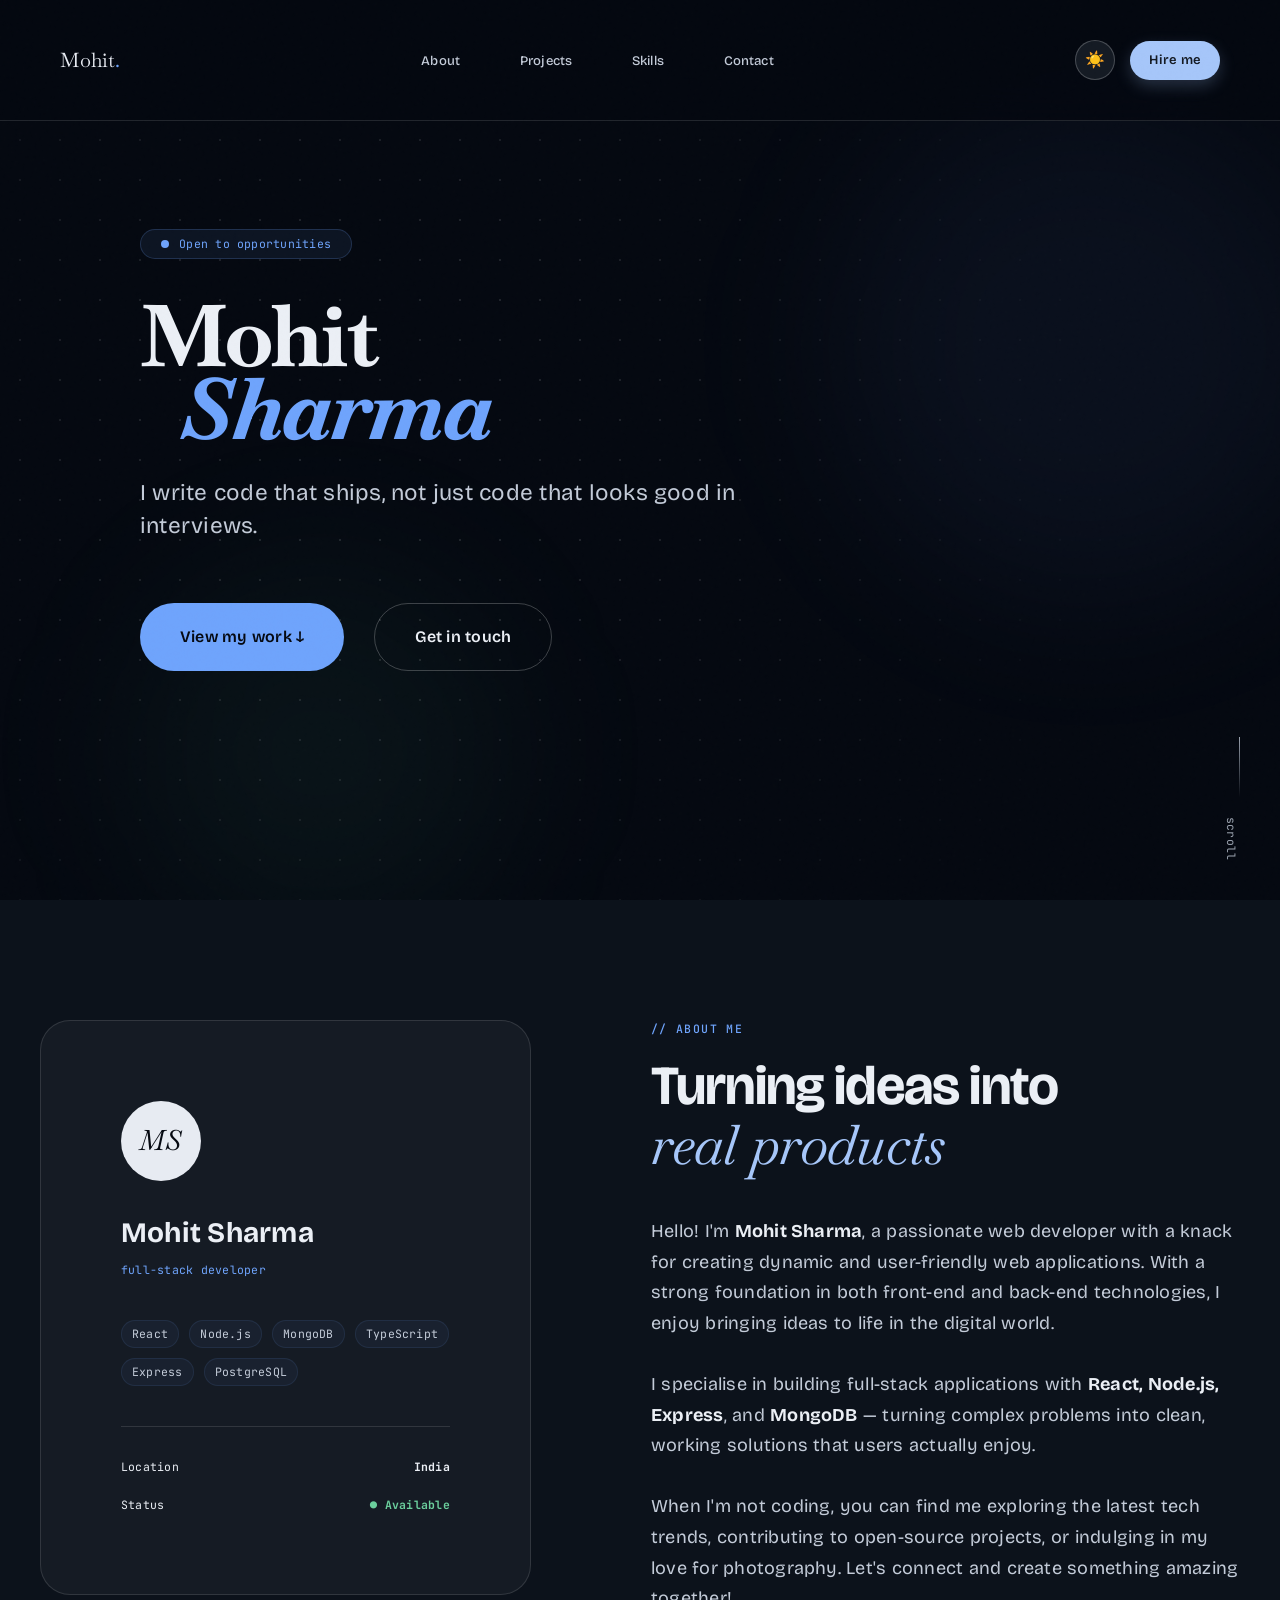
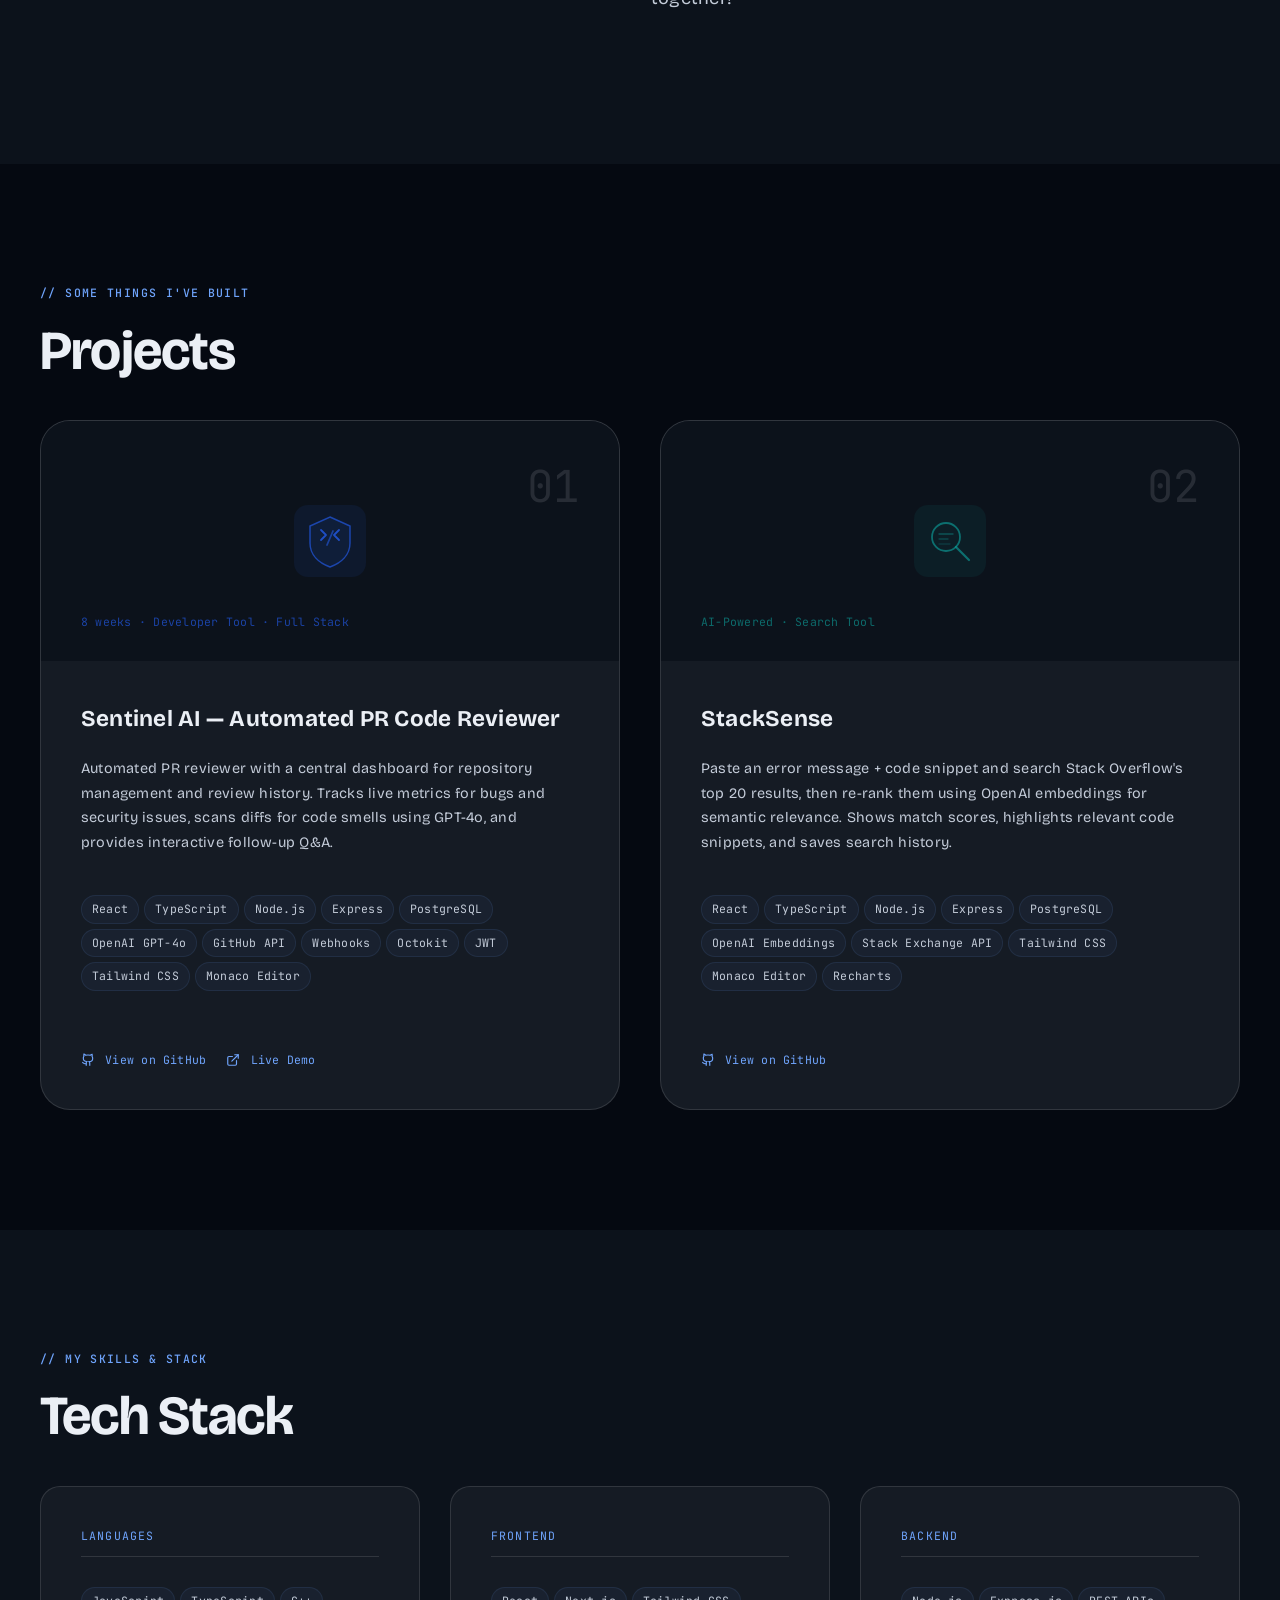
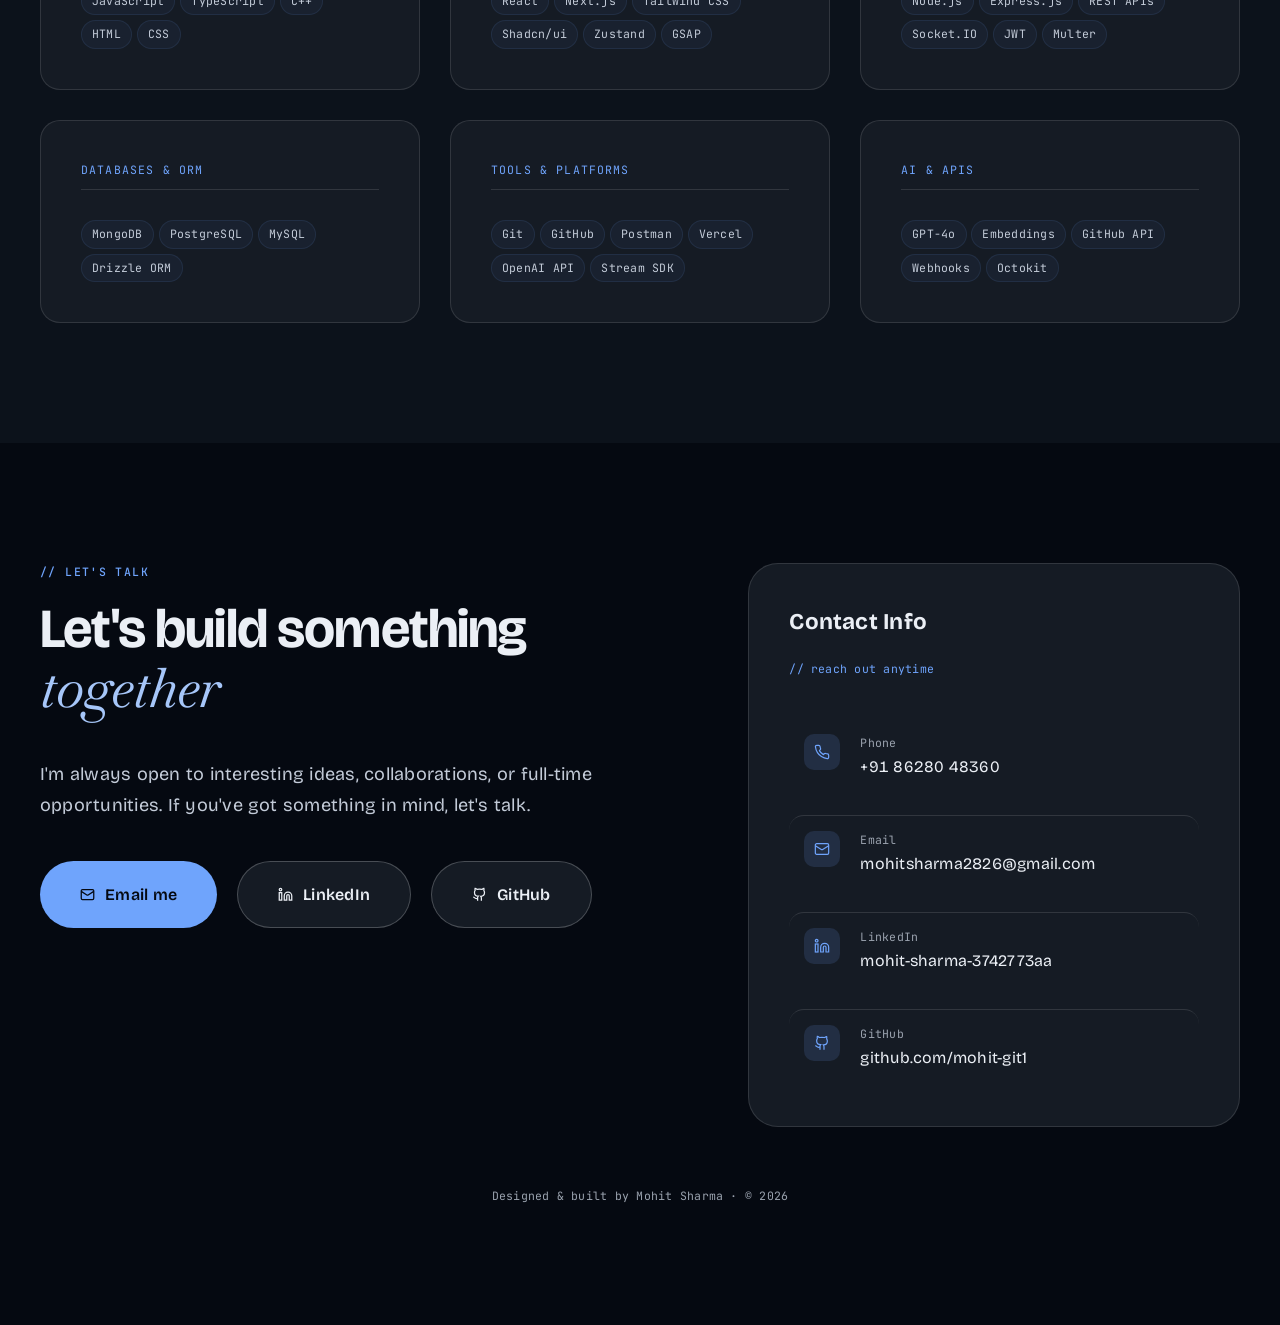
<file: index.html>
<!DOCTYPE html>
<html lang="en">
<head>
  <meta charset="UTF-8" />
  <meta name="viewport" content="width=device-width, initial-scale=1.0" />
  <meta name="description" content="Mohit Sharma — Full-Stack Developer building real products." />
  <title>Mohit Sharma — Full-Stack Developer</title>
  <link rel="preconnect" href="https://fonts.googleapis.com" />
  <link rel="preconnect" href="https://fonts.gstatic.com" crossorigin />
  <link href="https://fonts.googleapis.com/css2?family=Baskervville:ital@0;1&family=Bricolage+Grotesque:opsz,wght@12..96,200..800&family=JetBrains+Mono:wght@300;400;500&display=swap" rel="stylesheet" />
  <link rel="stylesheet" href="css/design-system.css" />
  <link rel="stylesheet" href="css/base.css" />
  <link rel="stylesheet" href="css/navbar.css" />
  <link rel="stylesheet" href="css/hero.css" />
  <link rel="stylesheet" href="css/about.css" />
  <link rel="stylesheet" href="css/projects.css" />
  <link rel="stylesheet" href="css/skills.css" />
  <link rel="stylesheet" href="css/contact.css" />
  <link rel="stylesheet" href="css/animations.css" />
  <link rel="stylesheet" href="css/responsive.css" />
  <link rel="stylesheet" href="css/cursor.css" />
  <script src="js/utils.js" defer></script>
  <script src="js/navbar.js" defer></script>
  <script src="js/heroAnimation.js" defer></script>
  <script src="js/scrollAnimations.js" defer></script>
  <script src="js/magnetic.js" defer></script>
  <script src="js/cursor.js" defer></script>
</head>
<body>

  <!-- ── NAV ── -->
  <nav>
    <a href="#home" class="nav-logo">Mohit<span>.</span></a>
    <ul class="nav-links">
      <li><a href="#about">About</a></li>
      <li><a href="#projects">Projects</a></li>
      <li><a href="#skills">Skills</a></li>
      <li><a href="#contact">Contact</a></li>
    </ul>
    <div class="nav-actions">
      <button type="button" class="theme-toggle" aria-label="Switch to dark mode" aria-pressed="false">
        <span class="theme-toggle-icon" aria-hidden="true">🌙</span>
      </button>
      <a href="mailto:mohitsharma2826@gmail.com" class="nav-cta">Hire me</a>
    </div>
  </nav>

  <!-- ── HERO ── -->
  <section id="home">
    <div class="hero-dots"></div>
    <div class="hero-blob1"></div>
    <div class="hero-blob2"></div>

    <div class="hero-content">
      <div class="hero-badge">
        <span class="hero-badge-dot"></span>
        Open to opportunities
      </div>
      <h1 class="hero-name">Mohit<br /><em>Sharma</em></h1>
      <p class="hero-tagline">
      I write code that ships, not just code that looks good in interviews.
      </p>
      <div class="hero-actions">
        <a href="#projects" class="btn btn-primary">View my work ↓</a>
        <a href="#contact" class="btn btn-outline">Get in touch</a>
      </div>
    </div>

    <div class="scroll-cue">
      <div class="scroll-cue-bar"></div>
      <span>scroll</span>
    </div>
  </section>

  <!-- ── ABOUT ── -->
  <section id="about">
    <div class="container">
      <div class="about-wrap">
        <div class="about-card fade-up">
          <div class="about-monogram">MS</div>
          <div class="about-card-name">Mohit Sharma</div>
          <div class="about-card-role">full-stack developer</div>
          <div class="about-pills">
            <span class="pill pill-blue">React</span>
            <span class="pill pill-navy">Node.js</span>
            <span class="pill pill-teal">MongoDB</span>
            <span class="pill pill-blue">TypeScript</span>
            <span class="pill pill-navy">Express</span>
            <span class="pill pill-teal">PostgreSQL</span>
          </div>
          <div class="about-divider"></div>
          <div class="about-stat">
            <span>Location</span>
            <strong>India</strong>
          </div>
          <div class="about-stat" style="margin-top: var(--space-s);">
            <span>Status</span>
            <strong style="color: var(--secondary);">● Available</strong>
          </div>
        </div>

        <div class="about-text fade-up">
          <div class="label">// about me</div>
          <h2 class="heading">Turning ideas into<br /><em>real products</em></h2>
          <p>
            Hello! I'm <strong>Mohit Sharma</strong>, a passionate web developer with a knack for
            creating dynamic and user-friendly web applications. With a strong foundation in both
            front-end and back-end technologies, I enjoy bringing ideas to life in the digital world.
          </p>
          <p>
            I specialise in building full-stack applications with <strong>React, Node.js, Express</strong>,
            and <strong>MongoDB</strong> — turning complex problems into clean, working solutions
            that users actually enjoy.
          </p>
          <p>
            When I'm not coding, you can find me exploring the latest tech trends, contributing to
            open-source projects, or indulging in my love for photography. Let's connect and create
            something amazing together!
          </p>
        </div>
      </div>
    </div>
  </section>

  <!-- ── PROJECTS ── -->
  <section id="projects">
    <div class="container">
      <div class="label fade-up">// some things i've built</div>
      <h2 class="heading fade-up">Projects</h2>

      <div class="proj-grid">

        <!-- Sentinel AI: PR Reviewer -->
        <div class="proj-card fade-up">
          <div class="proj-thumb">
            <span class="proj-thumb-num tabular-nums">01</span>
            <svg width="72" height="72" fill="none" viewBox="0 0 72 72">
              <rect width="72" height="72" rx="14" fill="rgba(37,99,255,0.08)"/>
              <path d="M36 12 L56 21 L56 38 C56 50 47 58 36 62 C25 58 16 50 16 38 L16 21 Z"
                stroke="rgba(37,99,255,0.6)" stroke-width="1.5" fill="rgba(37,99,255,0.06)"/>
              <path d="M27 35 l5-5 l-5-5" stroke="rgba(37,99,255,0.7)" stroke-width="1.8" stroke-linecap="round" stroke-linejoin="round"/>
              <path d="M45 35 l-5-5 l5-5" stroke="rgba(37,99,255,0.7)" stroke-width="1.8" stroke-linecap="round" stroke-linejoin="round"/>
              <line x1="33" y1="40" x2="39" y2="26" stroke="rgba(37,99,255,0.5)" stroke-width="1.8" stroke-linecap="round"/>
            </svg>
            <span class="proj-thumb-tag" style="color:rgba(37,99,255,0.6);">8 weeks · Developer Tool · Full Stack</span>
          </div>
          <div class="proj-body">
            <div class="proj-title">Sentinel AI — Automated PR Code Reviewer</div>
            <div class="proj-desc">Automated PR reviewer with a central dashboard for repository management and review history. Tracks live metrics for bugs and security issues, scans diffs for code smells using GPT-4o, and provides interactive follow-up Q&A.</div>
            <div class="proj-chips">
              <span class="chip">React</span><span class="chip">TypeScript</span>
              <span class="chip">Node.js</span><span class="chip">Express</span>
              <span class="chip">PostgreSQL</span><span class="chip">OpenAI GPT-4o</span>
              <span class="chip">GitHub API</span><span class="chip">Webhooks</span>
              <span class="chip">Octokit</span><span class="chip">JWT</span>
              <span class="chip">Tailwind CSS</span><span class="chip">Monaco Editor</span>
            </div>
            <div style="display: flex; gap: 20px;">
              <a href="https://github.com/mohit-git1" target="_blank" rel="noopener" class="proj-link" aria-label="View Sentinel AI on GitHub">
                <svg width="14" height="14" viewBox="0 0 24 24" fill="none" stroke="currentColor" stroke-width="2"><path d="M15 22v-4a4.8 4.8 0 0 0-1-3.2c3 0 6-2 6-5.5.08-1.25-.27-2.48-1-3.5.28-1.15.28-2.35 0-3.5 0 0-1 0-3 1.5-2.64-.5-5.36-.5-8 0C6 2 5 2 5 2c-.3 1.15-.3 2.35 0 3.5A5.4 5.4 0 0 0 4 9c0 3.5 3 5.5 6 5.5-.39.49-.68 1.05-.85 1.65-.17.6-.22 1.23-.15 1.85v4"/><path d="M9 18c-4.51 2-5-2-7-2"/></svg>
                View on GitHub
              </a>
              <a href="https://sentinel-ai-woad-beta.vercel.app/" target="_blank" rel="noopener" class="proj-link" aria-label="Visit Sentinel AI Live Demo">
                <svg width="14" height="14" viewBox="0 0 24 24" fill="none" stroke="currentColor" stroke-width="2" stroke-linecap="round" stroke-linejoin="round"><path d="M18 13v6a2 2 0 0 1-2 2H5a2 2 0 0 1-2-2V8a2 2 0 0 1 2-2h6"></path><polyline points="15 3 21 3 21 9"></polyline><line x1="10" y1="14" x2="21" y2="3"></line></svg>
                Live Demo
              </a>
            </div>
          </div>
        </div>

        <!-- Stack Sense: Smart Stack Overflow Search -->
        <div class="proj-card fade-up">
          <div class="proj-thumb">
            <span class="proj-thumb-num tabular-nums">02</span>
            <svg width="72" height="72" fill="none" viewBox="0 0 72 72">
              <rect width="72" height="72" rx="14" fill="rgba(14,165,160,0.08)"/>
              <circle cx="32" cy="32" r="14" stroke="rgba(14,165,160,0.6)" stroke-width="1.8"/>
              <line x1="42" y1="42" x2="55" y2="55" stroke="rgba(14,165,160,0.6)" stroke-width="2.2" stroke-linecap="round"/>
              <line x1="25" y1="29" x2="39" y2="29" stroke="rgba(14,165,160,0.4)" stroke-width="1.4" stroke-linecap="round"/>
              <line x1="25" y1="34" x2="34" y2="34" stroke="rgba(14,165,160,0.3)" stroke-width="1.4" stroke-linecap="round"/>
              <line x1="25" y1="39" x2="36" y2="39" stroke="rgba(14,165,160,0.2)" stroke-width="1.4" stroke-linecap="round"/>
            </svg>
            <span class="proj-thumb-tag" style="color:rgba(14,165,160,0.6);">AI-Powered · Search Tool</span>
          </div>
          <div class="proj-body">
            <div class="proj-title">StackSense</div>
            <div class="proj-desc">Paste an error message + code snippet and search Stack Overflow's top 20 results, then re-rank them using OpenAI embeddings for semantic relevance. Shows match scores, highlights relevant code snippets, and saves search history.</div>
            <div class="proj-chips">
              <span class="chip">React</span><span class="chip">TypeScript</span>
              <span class="chip">Node.js</span><span class="chip">Express</span>
              <span class="chip">PostgreSQL</span><span class="chip">OpenAI Embeddings</span>
              <span class="chip">Stack Exchange API</span><span class="chip">Tailwind CSS</span>
              <span class="chip">Monaco Editor</span><span class="chip">Recharts</span>
            </div>
            <div>
              <a href="https://github.com/mohit-git1" target="_blank" rel="noopener" class="proj-link" aria-label="View StackSense on GitHub">
                <svg width="14" height="14" viewBox="0 0 24 24" fill="none" stroke="currentColor" stroke-width="2"><path d="M15 22v-4a4.8 4.8 0 0 0-1-3.2c3 0 6-2 6-5.5.08-1.25-.27-2.48-1-3.5.28-1.15.28-2.35 0-3.5 0 0-1 0-3 1.5-2.64-.5-5.36-.5-8 0C6 2 5 2 5 2c-.3 1.15-.3 2.35 0 3.5A5.4 5.4 0 0 0 4 9c0 3.5 3 5.5 6 5.5-.39.49-.68 1.05-.85 1.65-.17.6-.22 1.23-.15 1.85v4"/><path d="M9 18c-4.51 2-5-2-7-2"/></svg>
                View on GitHub
              </a>
            </div>
          </div>
        </div>

      </div>
    </div>
  </section>

  <!-- ── SKILLS ── -->
  <section id="skills">
    <div class="container">
      <div class="label fade-up">// my skills & stack</div>
      <h2 class="heading fade-up">Tech Stack</h2>

      <div class="skills-grid">

        <div class="skill-box fade-up">
          <div class="skill-box-title">Languages</div>
          <div class="skill-tags">
            <span class="stag stag-b">JavaScript</span>
            <span class="stag stag-b">TypeScript</span>
            <span class="stag stag-n">C++</span>
            <span class="stag stag-n">HTML</span>
            <span class="stag stag-n">CSS</span>
          </div>
        </div>

        <div class="skill-box fade-up">
          <div class="skill-box-title">Frontend</div>
          <div class="skill-tags">
            <span class="stag stag-b">React</span>
            <span class="stag stag-b">Next.js</span>
            <span class="stag stag-n">Tailwind CSS</span>
            <span class="stag stag-n">Shadcn/ui</span>
            <span class="stag stag-b">Zustand</span>
            <span class="stag stag-n">GSAP</span>
          </div>
        </div>

        <div class="skill-box fade-up">
          <div class="skill-box-title">Backend</div>
          <div class="skill-tags">
            <span class="stag stag-t">Node.js</span>
            <span class="stag stag-t">Express.js</span>
            <span class="stag stag-n">REST APIs</span>
            <span class="stag stag-n">Socket.IO</span>
            <span class="stag stag-t">JWT</span>
            <span class="stag stag-n">Multer</span>
          </div>
        </div>

        <div class="skill-box fade-up">
          <div class="skill-box-title">Databases & ORM</div>
          <div class="skill-tags">
            <span class="stag stag-t">MongoDB</span>
            <span class="stag stag-t">PostgreSQL</span>
            <span class="stag stag-n">MySQL</span>
            <span class="stag stag-b">Drizzle ORM</span>
          </div>
        </div>

        <div class="skill-box fade-up">
          <div class="skill-box-title">Tools & Platforms</div>
          <div class="skill-tags">
            <span class="stag stag-n">Git</span>
            <span class="stag stag-n">GitHub</span>
            <span class="stag stag-n">Postman</span>
            <span class="stag stag-b">Vercel</span>
            <span class="stag stag-b">OpenAI API</span>
            <span class="stag stag-t">Stream SDK</span>
          </div>
        </div>

        <div class="skill-box fade-up">
          <div class="skill-box-title">AI & APIs</div>
          <div class="skill-tags">
            <span class="stag stag-b">GPT-4o</span>
            <span class="stag stag-b">Embeddings</span>
            <span class="stag stag-t">GitHub API</span>
            <span class="stag stag-t">Webhooks</span>
            <span class="stag stag-n">Octokit</span>
          </div>
        </div>

      </div>
    </div>
  </section>

  <!-- ── CONTACT ── -->
  <section id="contact">
    <div class="container">
      <div class="contact-inner">

        <div class="fade-up">
          <div class="label">// let's talk</div>
          <h2 class="heading">Let's build something<br /><em>together</em></h2>
          <p class="contact-desc">
            I'm always open to interesting ideas, collaborations, or full-time opportunities.
            If you've got something in mind, let's talk.
          </p>
          <div class="contact-links-row">
            <a href="mailto:mohitsharma2826@gmail.com" class="cl cl-filled" aria-label="Send me an email">
              <svg width="15" height="15" viewBox="0 0 24 24" fill="none" stroke="currentColor" stroke-width="2"><rect x="2" y="4" width="20" height="16" rx="2"/><path d="m22 7-8.97 5.7a1.94 1.94 0 0 1-2.06 0L2 7"/></svg>
              Email me
            </a>
            <a href="https://www.linkedin.com/in/mohit-sharma-3742773aa/" target="_blank" rel="noopener" class="cl cl-soft" aria-label="Connect with me on LinkedIn">
              <svg width="15" height="15" viewBox="0 0 24 24" fill="none" stroke="currentColor" stroke-width="2"><path d="M16 8a6 6 0 0 1 6 6v7h-4v-7a2 2 0 0 0-2-2 2 2 0 0 0-2 2v7h-4v-7a6 6 0 0 1 6-6z"/><rect x="2" y="9" width="4" height="12"/><circle cx="4" cy="4" r="2"/></svg>
              LinkedIn
            </a>
            <a href="https://github.com/mohit-git1" target="_blank" rel="noopener" class="cl cl-soft" aria-label="Follow me on GitHub">
              <svg width="15" height="15" viewBox="0 0 24 24" fill="none" stroke="currentColor" stroke-width="2"><path d="M15 22v-4a4.8 4.8 0 0 0-1-3.2c3 0 6-2 6-5.5.08-1.25-.27-2.48-1-3.5.28-1.15.28-2.35 0-3.5 0 0-1 0-3 1.5-2.64-.5-5.36-.5-8 0C6 2 5 2 5 2c-.3 1.15-.3 2.35 0 3.5A5.4 5.4 0 0 0 4 9c0 3.5 3 5.5 6 5.5-.39.49-.68 1.05-.85 1.65-.17.6-.22 1.23-.15 1.85v4"/><path d="M9 18c-4.51 2-5-2-7-2"/></svg>
              GitHub
            </a>
          </div>
        </div>

        <div class="contact-right fade-up">
          <div class="contact-right-title">Contact Info</div>
          <div class="contact-right-sub">// reach out anytime</div>
          <div class="contact-info-row">
            <div class="ci-icon">
              <svg width="16" height="16" viewBox="0 0 24 24" fill="none" stroke="white" stroke-width="1.8" stroke-linecap="round" stroke-linejoin="round"><path d="M22 16.92v3a2 2 0 0 1-2.18 2 19.79 19.79 0 0 1-8.63-3.07 19.5 19.5 0 0 1-6-6 19.79 19.79 0 0 1-3.07-8.67A2 2 0 0 1 4.11 2h3a2 2 0 0 1 2 1.72 12.84 12.84 0 0 0 .7 2.81 2 2 0 0 1-.45 2.11L8.09 9.91a16 16 0 0 0 6 6l1.27-1.27a2 2 0 0 1 2.11-.45 12.84 12.84 0 0 0 2.81.7A2 2 0 0 1 22 16.92z"/></svg>
            </div>
            <div>
              <div class="ci-label">Phone</div>
              <div class="ci-value tabular-nums"><a href="tel:+918628048360">+91 86280 48360</a></div>
            </div>
          </div>


          <div class="contact-info-row">
            <div class="ci-icon">
              <svg width="16" height="16" viewBox="0 0 24 24" fill="none" stroke="white" stroke-width="1.8"><rect x="2" y="4" width="20" height="16" rx="2"/><path d="m22 7-8.97 5.7a1.94 1.94 0 0 1-2.06 0L2 7"/></svg>
            </div>
            <div>
              <div class="ci-label">Email</div>
              <div class="ci-value"><a href="mailto:mohitsharma2826@gmail.com">mohitsharma2826@gmail.com</a></div>
            </div>
          </div>

          <div class="contact-info-row">
            <div class="ci-icon">
              <svg width="16" height="16" viewBox="0 0 24 24" fill="none" stroke="white" stroke-width="1.8"><path d="M16 8a6 6 0 0 1 6 6v7h-4v-7a2 2 0 0 0-2-2 2 2 0 0 0-2 2v7h-4v-7a6 6 0 0 1 6-6z"/><rect x="2" y="9" width="4" height="12"/><circle cx="4" cy="4" r="2"/></svg>
            </div>
            <div>
              <div class="ci-label">LinkedIn</div>
              <div class="ci-value"><a href="https://www.linkedin.com/in/mohit-sharma-3742773aa/" target="_blank" rel="noopener">mohit-sharma-3742773aa</a></div>
            </div>
          </div>

          <div class="contact-info-row">
            <div class="ci-icon">
              <svg width="16" height="16" viewBox="0 0 24 24" fill="none" stroke="white" stroke-width="1.8"><path d="M15 22v-4a4.8 4.8 0 0 0-1-3.2c3 0 6-2 6-5.5.08-1.25-.27-2.48-1-3.5.28-1.15.28-2.35 0-3.5 0 0-1 0-3 1.5-2.64-.5-5.36-.5-8 0C6 2 5 2 5 2c-.3 1.15-.3 2.35 0 3.5A5.4 5.4 0 0 0 4 9c0 3.5 3 5.5 6 5.5-.39.49-.68 1.05-.85 1.65-.17.6-.22 1.23-.15 1.85v4"/><path d="M9 18c-4.51 2-5-2-7-2"/></svg>
            </div>
            <div>
              <div class="ci-label">GitHub</div>
              <div class="ci-value"><a href="https://github.com/mohit-git1" target="_blank" rel="noopener">github.com/mohit-git1</a></div>
            </div>
          </div>
        </div>

      </div>

      <div class="contact-footer">
        Designed &amp; built by Mohit Sharma · © <span id="year" class="tabular-nums"></span>
      </div>
    </div>
  </section>

</body>
</html>
</file>
<file: css/design-system.css>
/* ════════════════════════════════════════════════════════════
   Design System — OKLCH Tokens & Fluid Typography
   ════════════════════════════════════════════════════════════ */

:root {
  /* ── Colors (OKLCH) ── */
  /* Brand Hue: 260 (Deep Blue/Navy) */
  --hue: 260;
  
  /* Neutrals - Tinted toward brand hue */
  --bg:      oklch(98% 0.008 var(--hue));   /* More subtle creamy background */
  --bg-soft: oklch(95% 0.015 var(--hue));
  --surface: oklch(100% 0 var(--hue));     
  
  --text:       oklch(22% 0.02 var(--hue)); /* Softer dark text */
  --text-soft:  oklch(48% 0.03 var(--hue));
  --text-muted: oklch(68% 0.02 var(--hue));
  
  /* Accents - Reduced chroma for sophistication */
  --accent:       oklch(62% 0.14 var(--hue)); /* Sophisticated Slate Blue */
  --accent-soft:  oklch(92% 0.06 var(--hue));
  --accent-dark:  oklch(45% 0.12 var(--hue));
  
  --secondary:    oklch(68% 0.12 160);       /* Muted Mint */
  
  /* Deep Accents - Slightly more muted navy */
  --navy:         oklch(16% 0.04 var(--hue));
  --navy-light:   oklch(22% 0.06 var(--hue));
  
  /* Semantic Borders - Even more subtle */
  --border:       oklch(0% 0 0% / 6%);
  --border-deep:  oklch(0% 0 0% / 12%);
  --white: oklch(100% 0 0);
  --bg-alpha: color-mix(in oklab, var(--bg) 86%, transparent);
  --navy-soft: oklch(28% 0.05 var(--hue));
  --z-fixed: 1000;

  /* ── Typography (Fluid Scale) ── */
  --font-display: "Bricolage Grotesque", sans-serif;
  --font-serif:   "Baskervville", serif;
  --font-mono:    "JetBrains Mono", monospace;

  /* Modular Scale (1.25 ratio) via clamp */
  --step--2: clamp(0.64rem, 0.61rem + 0.15vw, 0.72rem);
  --step--1: clamp(0.80rem, 0.76rem + 0.20vw, 0.90rem);
  --step-0:  clamp(1.00rem, 0.95rem + 0.25vw, 1.13rem);
  --step-1:  clamp(1.25rem, 1.19rem + 0.31vw, 1.41rem);
  --step-2:  clamp(1.56rem, 1.48rem + 0.39vw, 1.76rem);
  --step-3:  clamp(1.95rem, 1.85rem + 0.49vw, 2.20rem);
  --step-4:  clamp(2.44rem, 2.32rem + 0.61vw, 2.75rem);
  --step-5:  clamp(3.05rem, 2.90rem + 0.76vw, 3.44rem);
  --step-6:  clamp(3.81rem, 3.63rem + 0.95vw, 4.30rem);
  --step-7:  clamp(4.77rem, 4.54rem + 1.19vw, 5.37rem);

  /* ── Spacing (Flexible) ── */
  --space-3xs: clamp(0.25rem, 0.23rem + 0.13vw, 0.31rem);
  --space-2xs: clamp(0.50rem, 0.45rem + 0.25vw, 0.63rem);
  --space-xs:  clamp(0.75rem, 0.68rem + 0.38vw, 0.94rem);
  --space-s:   clamp(1.00rem, 0.90rem + 0.50vw, 1.25rem);
  --space-m:   clamp(1.50rem, 1.35rem + 0.75vw, 1.88rem);
  --space-l:   clamp(2.00rem, 1.80rem + 1.00vw, 2.50rem);
  --space-xl:  clamp(3.00rem, 2.70rem + 1.50vw, 3.75rem);
  --space-2xl: clamp(4.00rem, 3.60rem + 2.00vw, 5.00rem);
  --space-3xl: clamp(6.00rem, 5.40rem + 3.00vw, 7.50rem);

  /* ── Easing ── */
  --ease-out: cubic-bezier(0.22, 1, 0.36, 1);
  --ease-in-out: cubic-bezier(0.65, 0, 0.35, 1);

  /* ── Typography Tokens ── */
  --tracking-display: -0.015em;
  --tracking-label:   0.12em;
  --tracking-tight:   -0.03em;
  color-scheme: light;
}

:root[data-theme="dark"] {
  --bg:      oklch(14% 0.02 var(--hue));
  --bg-soft: oklch(18% 0.02 var(--hue));
  --surface: oklch(22% 0.02 var(--hue));

  --text:       oklch(95% 0.01 var(--hue));
  --text-soft:  oklch(84% 0.02 var(--hue));
  --text-muted: oklch(71% 0.02 var(--hue));

  --accent:      oklch(72% 0.14 var(--hue));
  --accent-soft: oklch(30% 0.05 var(--hue));
  --accent-dark: oklch(82% 0.08 var(--hue));

  --secondary:   oklch(78% 0.12 160);

  --navy:       oklch(94% 0.01 var(--hue));
  --navy-light: oklch(88% 0.02 var(--hue));
  --navy-soft:  oklch(100% 0 0 / 82%);

  --border:      oklch(100% 0 0 / 12%);
  --border-deep: oklch(100% 0 0 / 22%);
  --bg-alpha: color-mix(in oklab, var(--bg) 86%, transparent);
  color-scheme: dark;
}

/* ── Typography Roles ── */
.text-display {
  font-family: var(--font-display);
  font-optical-sizing: auto;
  font-variation-settings: "opsz" 100;
  letter-spacing: var(--tracking-display);
}

.text-body {
  font-family: var(--font-display);
  font-optical-sizing: auto;
  font-variation-settings: "opsz" 16;
}

.text-label {
  font-family: var(--font-mono);
  font-size: var(--step--2);
  letter-spacing: var(--tracking-label);
  text-transform: uppercase;
}

.tabular-nums {
  font-variant-numeric: tabular-nums;
  font-feature-settings: "tnum" 1;
}
</file>
<file: css/base.css>
/* ════════════════════════════════════════════════════════════
   base.css — Reset, Typography & Shared Utilities
   ════════════════════════════════════════════════════════════ */

/* ── Reset ── */
*, *::before, *::after {
  box-sizing: border-box;
  margin: 0;
  padding: 0;
}

html {
  scroll-behavior: smooth;
  height: 100%;
}

body {
  font-family: var(--font-display);
  background: var(--bg);
  color: var(--text);
  line-height: 1.6;
  letter-spacing: 0.015em;
  overflow-x: hidden;
  -webkit-font-smoothing: antialiased;
  -moz-osx-font-smoothing: grayscale;
  font-kerning: normal;
  font-feature-settings: "kern" 1;
}

::selection {
  background: var(--accent);
  color: var(--bg);
}

/* ── Typography Roles ── */
h1, h2, h3, h4 {
  font-family: var(--font-display);
  color: var(--text);
  line-height: 1.05; /* Tighter for display typeset */
  letter-spacing: var(--tracking-display);
  font-variation-settings: "opsz" 100;
}

p {
  font-family: var(--font-display);
  font-size: var(--step-0);
  line-height: 1.7;
  max-width: 75ch; /* Optimal line length for reading */
  color: var(--text-soft);
  font-variation-settings: "opsz" 16;
}

.serif {
  font-family: var(--font-serif);
  font-weight: 400;
}

.mono {
  font-family: var(--font-mono);
  font-size: var(--step--1);
  letter-spacing: var(--tracking-label);
  text-transform: uppercase;
}

/* ── Layout ── */
section {
  padding: var(--space-3xl) var(--space-l);
  position: relative;
}

.container {
  max-width: 1200px;
  margin: 0 auto;
}

.grid {
  display: grid;
  gap: var(--space-l);
}

/* ── Components ── */
.label {
  display: block;
  font-family: var(--font-mono);
  font-size: var(--step--2);
  color: var(--accent);
  margin-bottom: var(--space-s);
  letter-spacing: var(--tracking-label);
  text-transform: uppercase;
  font-weight: 500;
}

.heading {
  font-size: var(--step-5);
  margin-bottom: var(--space-l);
  font-variation-settings: "opsz" 100;
}

.heading em {
  font-family: var(--font-serif);
  font-style: italic;
  color: var(--accent-dark);
  font-weight: 400;
}

/* ── Buttons ── */
.btn {
  display: inline-flex;
  align-items: center;
  gap: var(--space-xs);
  padding: var(--space-s) var(--space-l);
  border-radius: 100px;
  font-weight: 600;
  text-decoration: none;
  transition: transform var(--ease-out), filter var(--ease-out), box-shadow var(--ease-out);
  cursor: pointer;
  border: none;
}

.btn:hover {
  transform: translateY(-2px);
}

.btn:active {
  transform: translateY(0);
}

.btn-primary {
  background: var(--accent);
  color: var(--bg);
}

.btn-outline {
  background: transparent;
  color: var(--text);
  border: 1px solid var(--border-deep);
}

.btn-outline:hover {
  border-color: var(--accent);
  color: var(--accent);
}

/* ── Noise Texture Overlay ── */
body::before {
  content: '';
  position: fixed;
  inset: 0;
  background-image: url("data:image/svg+xml,%3Csvg viewBox='0 0 256 256' xmlns='http://www.w3.org/2000/svg'%3E%3Cfilter id='n'%3E%3CfeTurbulence type='fractalNoise' baseFrequency='0.9' numOctaves='4' stitchTiles='stitch'/%3E%3C/filter%3E%3Crect width='100%25' height='100%25' filter='url(%23n)' opacity='0.035'/%3E%3C/svg%3E");
  pointer-events: none;
  z-index: 9999;
  opacity: 0.25;
}
</file>
<file: css/navbar.css>
/* ════════════════════════════════════════════════════════════
   navbar.css — Sticky Header
   ════════════════════════════════════════════════════════════ */

nav {
  position: fixed;
  top: 0;
  left: 0;
  right: 0;
  z-index: var(--z-fixed);
  padding: var(--space-l) var(--space-xl);
  display: flex;
  align-items: center;
  justify-content: space-between;
  background: var(--bg-alpha);
  backdrop-filter: blur(20px);
  border-bottom: 1px solid var(--border);
  transition: padding 0.4s var(--ease-out), background 0.4s var(--ease-out);
}

nav.scrolled {
  padding: var(--space-s) var(--space-xl);
  background: var(--surface);
  box-shadow: 0 6px 24px oklch(0% 0 0% / 8%);
}

.nav-actions {
  display: inline-flex;
  align-items: center;
  gap: var(--space-xs);
}

.nav-logo {
  font-family: var(--font-serif);
  font-size: 1.25rem;
  color: var(--navy);
  text-decoration: none;
  letter-spacing: -0.01em;
}

.nav-logo span {
  color: var(--accent);
}

.nav-links {
  display: flex;
  gap: var(--space-xl);
  list-style: none;
}

.theme-toggle {
  width: 40px;
  height: 40px;
  border-radius: 999px;
  border: 1px solid var(--border-deep);
  background: var(--surface);
  color: var(--text);
  display: inline-flex;
  align-items: center;
  justify-content: center;
  cursor: pointer;
  transition: transform 0.3s var(--ease-out), border-color 0.3s var(--ease-out), background 0.3s var(--ease-out);
}

.theme-toggle:hover {
  transform: translateY(-1px);
  border-color: var(--accent);
}

.theme-toggle-icon {
  font-size: 1rem;
  line-height: 1;
}

.nav-links a {
  font-size: 0.82rem;
  font-weight: 500;
  color: var(--text-soft);
  text-decoration: none;
  letter-spacing: 0.01em;
  transition: color 0.3s var(--ease-out);
}

.nav-links a:hover {
  color: var(--navy);
}

.nav-cta {
  font-size: 0.82rem;
  font-weight: 600;
  color: var(--surface);
  background: var(--accent-dark);
  padding: 8px 18px;
  border-radius: 100px;
  text-decoration: none;
  border: 1px solid oklch(from var(--accent-dark) l c h / 32%);
  box-shadow: 0 6px 16px oklch(from var(--accent-dark) l c h / 22%);
  transition: transform 0.3s var(--ease-out), background 0.3s var(--ease-out), border-color 0.3s var(--ease-out);
}

.nav-cta:hover {
  background: var(--accent);
  border-color: oklch(from var(--accent) l c h / 40%);
  transform: translateY(-1px);
}

@media (max-width: 900px) {
  .nav-links { display: none; }
  .nav-cta { display: none; }
}
</file>
<file: css/hero.css>
/* ════════════════════════════════════════════════════════════
   hero.css — Asymmetric Editorial Hero
   ════════════════════════════════════════════════════════════ */

#home {
  min-height: 100vh;
  display: grid;
  grid-template-columns: repeat(12, 1fr);
  align-items: center;
  padding: var(--space-3xl) var(--space-l);
  overflow: hidden;
  background: var(--bg);
}

.hero-content {
  grid-column: 2 / 10;
  position: relative;
  z-index: 10;
  text-align: left;
}

.hero-dots {
  position: absolute;
  inset: 0;
  background-image: radial-gradient(circle, var(--border-deep) 1px, transparent 1px);
  background-size: 40px 40px;
  mask-image: radial-gradient(circle at 30% 50%, black 20%, transparent 80%);
  opacity: 0.5;
}

.hero-badge {
  display: inline-flex;
  align-items: center;
  gap: var(--space-2xs);
  font-family: var(--font-mono);
  font-size: var(--step--2);
  color: var(--accent);
  background: oklch(from var(--accent) l c h / 8%);
  border: 1px solid oklch(from var(--accent) l c h / 20%);
  padding: var(--space-3xs) var(--space-s);
  border-radius: 100px;
  margin-bottom: var(--space-l);
}

.hero-badge-dot {
  width: 8px;
  height: 8px;
  border-radius: 50%;
  background: var(--accent);
  animation: pulse 2s var(--ease-in-out) infinite;
}

@keyframes pulse {
  0%, 100% { opacity: 1; transform: scale(1); }
  50% { opacity: 0.4; transform: scale(0.85); }
}

.hero-name {
  font-family: var(--font-serif);
  font-size: var(--step-7);
  line-height: 0.85;
  margin-bottom: var(--space-m);
  color: var(--text);
}

.hero-name em {
  display: block;
  font-style: italic;
  color: var(--accent);
  transform: translateX(var(--space-l));
}

.hero-tagline {
  font-family: var(--font-display);
  font-size: var(--step-1);
  color: var(--text-soft);
  max-width: 40ch;
  margin-bottom: var(--space-xl);
  line-height: 1.5;
}

.hero-actions {
  display: flex;
  gap: var(--space-m);
}

.scroll-cue {
  position: absolute;
  bottom: var(--space-l);
  right: var(--space-l);
  display: flex;
  flex-direction: column;
  align-items: flex-end;
  gap: var(--space-s);
}

.scroll-cue span {
  font-family: var(--font-mono);
  font-size: var(--step--2);
  writing-mode: vertical-rl;
  color: var(--text-muted);
}

.scroll-cue-bar {
  width: 1px;
  height: 60px;
  background: linear-gradient(to bottom, var(--text-muted), transparent);
  animation: grow 2s var(--ease-in-out) infinite;
}

@keyframes grow {
  0%, 100% { transform: scaleY(0.4); opacity: 0.3; }
  50% { transform: scaleY(1); opacity: 1; }
}

/* Background Blobs */
.hero-blob1, .hero-blob2 {
  position: absolute;
  border-radius: 50%;
  filter: blur(80px);
  z-index: 1;
  pointer-events: none;
}

.hero-blob1 {
  top: 10%;
  right: -5%;
  width: 40vw;
  height: 40vw;
  background: oklch(from var(--accent) l c h / 5%);
}

.hero-blob2 {
  bottom: -5%;
  left: 10%;
  width: 30vw;
  height: 30vw;
  background: oklch(from var(--secondary) l c h / 5%);
}

@media (max-width: 900px) {
  .hero-content {
    grid-column: 1 / -1;
    text-align: center;
  }
  .hero-name em {
    transform: none;
  }
  .hero-actions {
    justify-content: center;
  }
}
</file>
<file: css/about.css>
/* ════════════════════════════════════════════════════════════
   about.css — Editorial Grid for Bio
   ════════════════════════════════════════════════════════════ */

#about {
  background: var(--bg-soft);
}

.about-wrap {
  display: grid;
  grid-template-columns: 1fr 1.2fr;
  gap: var(--space-3xl);
  align-items: start;
}

.about-card {
  background: var(--surface);
  padding: var(--space-2xl);
  border-radius: var(--space-m);
  border: 1px solid var(--border);
  position: relative;
  text-align: left;
  box-shadow: 0 10px 40px oklch(0% 0 0% / 5%);
}

.about-monogram {
  width: 80px;
  height: 80px;
  background: var(--navy);
  color: var(--bg);
  display: flex;
  align-items: center;
  justify-content: center;
  font-family: var(--font-serif);
  font-size: var(--step-2);
  font-style: italic;
  border-radius: 50%;
  margin-bottom: var(--space-m);
}

.about-card-name {
  font-family: var(--font-display);
  font-size: var(--step-2);
  font-weight: 700;
  margin-bottom: var(--space-3xs);
}

.about-card-role {
  font-family: var(--font-mono);
  font-size: var(--step--2);
  color: var(--accent);
  margin-bottom: var(--space-l);
}

.about-pills {
  display: flex;
  flex-wrap: wrap;
  gap: var(--space-2xs);
  margin-bottom: var(--space-l);
}

.pill {
  font-family: var(--font-mono);
  font-size: var(--step--2);
  padding: var(--space-3xs) var(--space-s);
  border-radius: 100px;
  background: var(--bg);
  border: 1px solid var(--border);
  color: var(--text-soft);
}

.about-divider {
  height: 1px;
  background: var(--border);
  margin-bottom: var(--space-m);
}

.about-stat {
  display: flex;
  justify-content: space-between;
  font-family: var(--font-mono);
  font-size: var(--step--2);
}

.about-stat strong {
  color: var(--text);
}

.about-text {
  max-width: 60ch;
}

.about-text p {
  margin-bottom: var(--space-m);
}

.about-text p strong {
  color: var(--text);
  font-weight: 700;
}

@media (max-width: 900px) {
  .about-wrap {
    grid-template-columns: 1fr;
    gap: var(--space-xl);
  }
}
</file>
<file: css/projects.css>
/* ════════════════════════════════════════════════════════════
   projects.css — Modern Depth Card Design
   ════════════════════════════════════════════════════════════ */

#projects {
  background: var(--bg);
  color: var(--text);
}

#projects .label {
  color: var(--accent);
}

#projects .heading {
  color: var(--text);
}

.proj-grid {
  display: grid;
  grid-template-columns: repeat(auto-fit, minmax(380px, 1fr));
  gap: var(--space-l);
}

.proj-card {
  background: var(--surface);
  border: 1px solid var(--border);
  border-radius: var(--space-m);
  overflow: hidden;
  transition: transform var(--ease-out), border-color var(--ease-out), box-shadow var(--ease-out);
  display: flex;
  flex-direction: column;
  box-shadow: 0 8px 28px oklch(0% 0 0% / 8%);
}

.proj-card:hover {
  transform: translateY(-8px);
  border-color: oklch(from var(--accent) l c h / 28%);
  box-shadow: 0 14px 38px oklch(0% 0 0% / 14%);
}

.proj-thumb {
  height: 240px;
  display: flex;
  align-items: center;
  justify-content: center;
  position: relative;
  background: var(--bg-soft);
}

.proj-thumb-num {
  position: absolute;
  top: var(--space-m);
  right: var(--space-l);
  font-family: var(--font-mono);
  font-size: var(--step-4);
  color: oklch(from var(--text) l c h / 12%);
  pointer-events: none;
}

.proj-thumb-tag {
  position: absolute;
  bottom: var(--space-m);
  left: var(--space-l);
  font-family: var(--font-mono);
  font-size: var(--step--2);
  color: var(--text-muted);
}

.proj-body {
  padding: var(--space-l);
  flex: 1;
  display: flex;
  flex-direction: column;
}

.proj-title {
  font-family: var(--font-display);
  font-size: var(--step-1);
  font-weight: 700;
  margin-bottom: var(--space-s);
  color: var(--text);
}

.proj-desc {
  font-family: var(--font-display);
  font-size: var(--step--1);
  line-height: 1.7;
  color: var(--text-soft);
  margin-bottom: var(--space-l);
}

.proj-chips {
  display: flex;
  flex-wrap: wrap;
  gap: var(--space-3xs);
  margin-bottom: var(--space-xl);
}

.chip {
  font-family: var(--font-mono);
  font-size: var(--step--2);
  padding: 2px 8px;
  border-radius: 4px;
  background: oklch(from var(--accent) l c h / 8%);
  color: var(--text-soft);
  border: 1px solid oklch(from var(--accent) l c h / 16%);
}

.proj-link {
  font-family: var(--font-mono);
  font-size: var(--step--2);
  color: var(--accent);
  text-decoration: none;
  display: flex;
  align-items: center;
  gap: var(--space-2xs);
  transition: opacity var(--ease-out);
}

.proj-link:hover {
  opacity: 0.8;
}

@media (max-width: 560px) {
  .proj-grid {
    grid-template-columns: 1fr;
  }
}
</file>
<file: css/skills.css>
/* ════════════════════════════════════════════════════════════
   skills.css — Skill Grids
   ════════════════════════════════════════════════════════════ */

#skills {
  background: var(--bg-soft);
}

.skills-grid {
  display: grid;
  grid-template-columns: repeat(auto-fit, minmax(280px, 1fr));
  gap: var(--space-m);
}

.skill-box {
  background: var(--surface);
  border: 1px solid var(--border);
  border-radius: var(--space-s);
  padding: var(--space-l);
  transition: transform var(--ease-out), box-shadow var(--ease-out);
}

.skill-box:hover {
  transform: translateY(-4px);
  box-shadow: 0 12px 30px oklch(0% 0 0% / 5%);
}

.skill-box-title {
  font-family: var(--font-mono);
  font-size: var(--step--2);
  color: var(--accent);
  margin-bottom: var(--space-m);
  border-bottom: 1px solid var(--border);
  padding-bottom: var(--space-2xs);
  text-transform: uppercase;
  letter-spacing: 0.1em;
}

.skill-tags {
  display: flex;
  flex-wrap: wrap;
  gap: var(--space-3xs);
}

.stag, .pill, .chip {
  font-family: var(--font-mono);
  font-size: var(--step--2);
  padding: 4px 10px;
  border-radius: 100px;
  background: oklch(from var(--accent) l c h / 5%);
  color: var(--text-soft);
  border: 1px solid oklch(from var(--accent) l c h / 10%);
}
</file>
<file: css/contact.css>
/* ════════════════════════════════════════════════════════════
   contact.css — Clean CTA + Dense Info Card
   ════════════════════════════════════════════════════════════ */

#contact {
  background: var(--bg);
}

.contact-inner {
  display: grid;
  grid-template-columns: 1.15fr 0.9fr;
  gap: var(--space-2xl);
  align-items: start;
}

.contact-desc {
  margin-bottom: var(--space-l);
}

.contact-links-row {
  display: flex;
  flex-wrap: wrap;
  gap: var(--space-s);
}

.cl {
  display: inline-flex;
  align-items: center;
  gap: var(--space-2xs);
  padding: var(--space-s) var(--space-l);
  border-radius: 999px;
  text-decoration: none;
  font-weight: 600;
  transition: transform var(--ease-out), border-color var(--ease-out), background var(--ease-out), color var(--ease-out);
}

.cl:hover {
  transform: translateY(-2px);
}

.cl-filled {
  background: var(--accent);
  color: var(--bg);
}

.cl-soft {
  background: var(--surface);
  border: 1px solid var(--border-deep);
  color: var(--text);
}

.cl-soft:hover {
  border-color: var(--accent);
  color: var(--accent);
}

.contact-right {
  background: var(--surface);
  border: 1px solid var(--border);
  border-radius: var(--space-m);
  padding: var(--space-l);
  display: grid;
  gap: var(--space-s);
  box-shadow: 0 10px 30px oklch(0% 0 0% / 8%);
}

.contact-right-title {
  font-family: var(--font-display);
  font-size: var(--step-1);
  font-weight: 700;
  color: var(--text);
}

.contact-right-sub {
  font-family: var(--font-mono);
  font-size: var(--step--2);
  color: var(--accent);
  margin-bottom: var(--space-s);
}

.contact-info-row {
  display: grid;
  grid-template-columns: 36px 1fr;
  gap: var(--space-s);
  align-items: start;
  padding: var(--space-xs);
  border-radius: var(--space-xs);
}

.contact-info-row + .contact-info-row {
  border-top: 1px solid var(--border);
}

.ci-icon {
  width: 36px;
  height: 36px;
  border-radius: 10px;
  background: oklch(from var(--accent) l c h / 14%);
  display: inline-flex;
  align-items: center;
  justify-content: center;
  color: var(--accent);
}

.ci-icon svg {
  stroke: currentColor;
}

.ci-label {
  font-family: var(--font-mono);
  font-size: var(--step--2);
  color: var(--text-muted);
  margin-bottom: 2px;
}

.ci-value,
.ci-value a {
  color: var(--text);
  text-decoration: none;
}

.ci-value a:hover {
  color: var(--accent);
}

.contact-footer {
  margin-top: var(--space-xl);
  text-align: center;
  font-family: var(--font-mono);
  font-size: var(--step--2);
  color: var(--text-muted);
}

@media (max-width: 900px) {
  .contact-inner {
    grid-template-columns: 1fr;
  }
}
</file>
<file: css/animations.css>
/* ════════════════════════════════════════════════════════════
   animations.css — Meticulous Motion
   ════════════════════════════════════════════════════════════ */

/* Fade-up on scroll (JS adds .visible) */
.fade-up {
  opacity: 0;
  transform: translateY(var(--space-m));
  transition: 
    opacity 0.8s var(--ease-out), 
    transform 0.8s var(--ease-out);
}

.fade-up.visible {
  opacity: 1;
  transform: translateY(0);
}

/* Stagger delays for sibling elements */
.fade-up:nth-child(2) { transition-delay: 0.1s; }
.fade-up:nth-child(3) { transition-delay: 0.2s; }
.fade-up:nth-child(4) { transition-delay: 0.3s; }
.fade-up:nth-child(5) { transition-delay: 0.4s; }
</file>
<file: css/responsive.css>
/* ════════════════════════════════════════════════════════════
   responsive.css — Mobile & Tablet Refinements
   ════════════════════════════════════════════════════════════ */

@media (max-width: 1024px) {
  :root {
    --space-3xl: 5rem;
  }
}

@media (max-width: 900px) {
  section {
    padding: var(--space-2xl) var(--space-m);
  }

  .heading {
    font-size: var(--step-4);
  }
}

@media (max-width: 640px) {
  :root {
    --step-7: 3.5rem;
    --step-6: 3rem;
  }

  section {
    padding: var(--space-xl) var(--space-s);
  }
}

/* Touch Target Polish */
@media (pointer: coarse) {
  .btn, .nav-links a, .nav-cta, .cl {
    min-height: 44px;
    display: inline-flex;
    align-items: center;
  }
}
</file>
<file: css/cursor.css>
/* ════════════════════════════════════════════════════════════
   cursor.css — Custom Cursor Follower
   ════════════════════════════════════════════════════════════ */

.cursor-follower {
  position: fixed;
  top: 0;
  left: 0;
  width: 10px;
  height: 10px;
  background-color: var(--accent);
  border-radius: 50%;
  pointer-events: none;
  z-index: 9999;
  transition: 
    width 0.4s var(--ease-out), 
    height 0.4s var(--ease-out), 
    background-color 0.4s var(--ease-out),
    opacity 0.4s var(--ease-out);
  transform: translate(-50%, -50%);
  opacity: 0;
}

/* Hover state for cursor */
.cursor-follower.hovering {
  width: 48px;
  height: 48px;
  background-color: var(--accent);
  opacity: 0.15;
}

@media (pointer: coarse), (prefers-reduced-motion: reduce) {
  .cursor-follower { display: none; }
}
</file>
